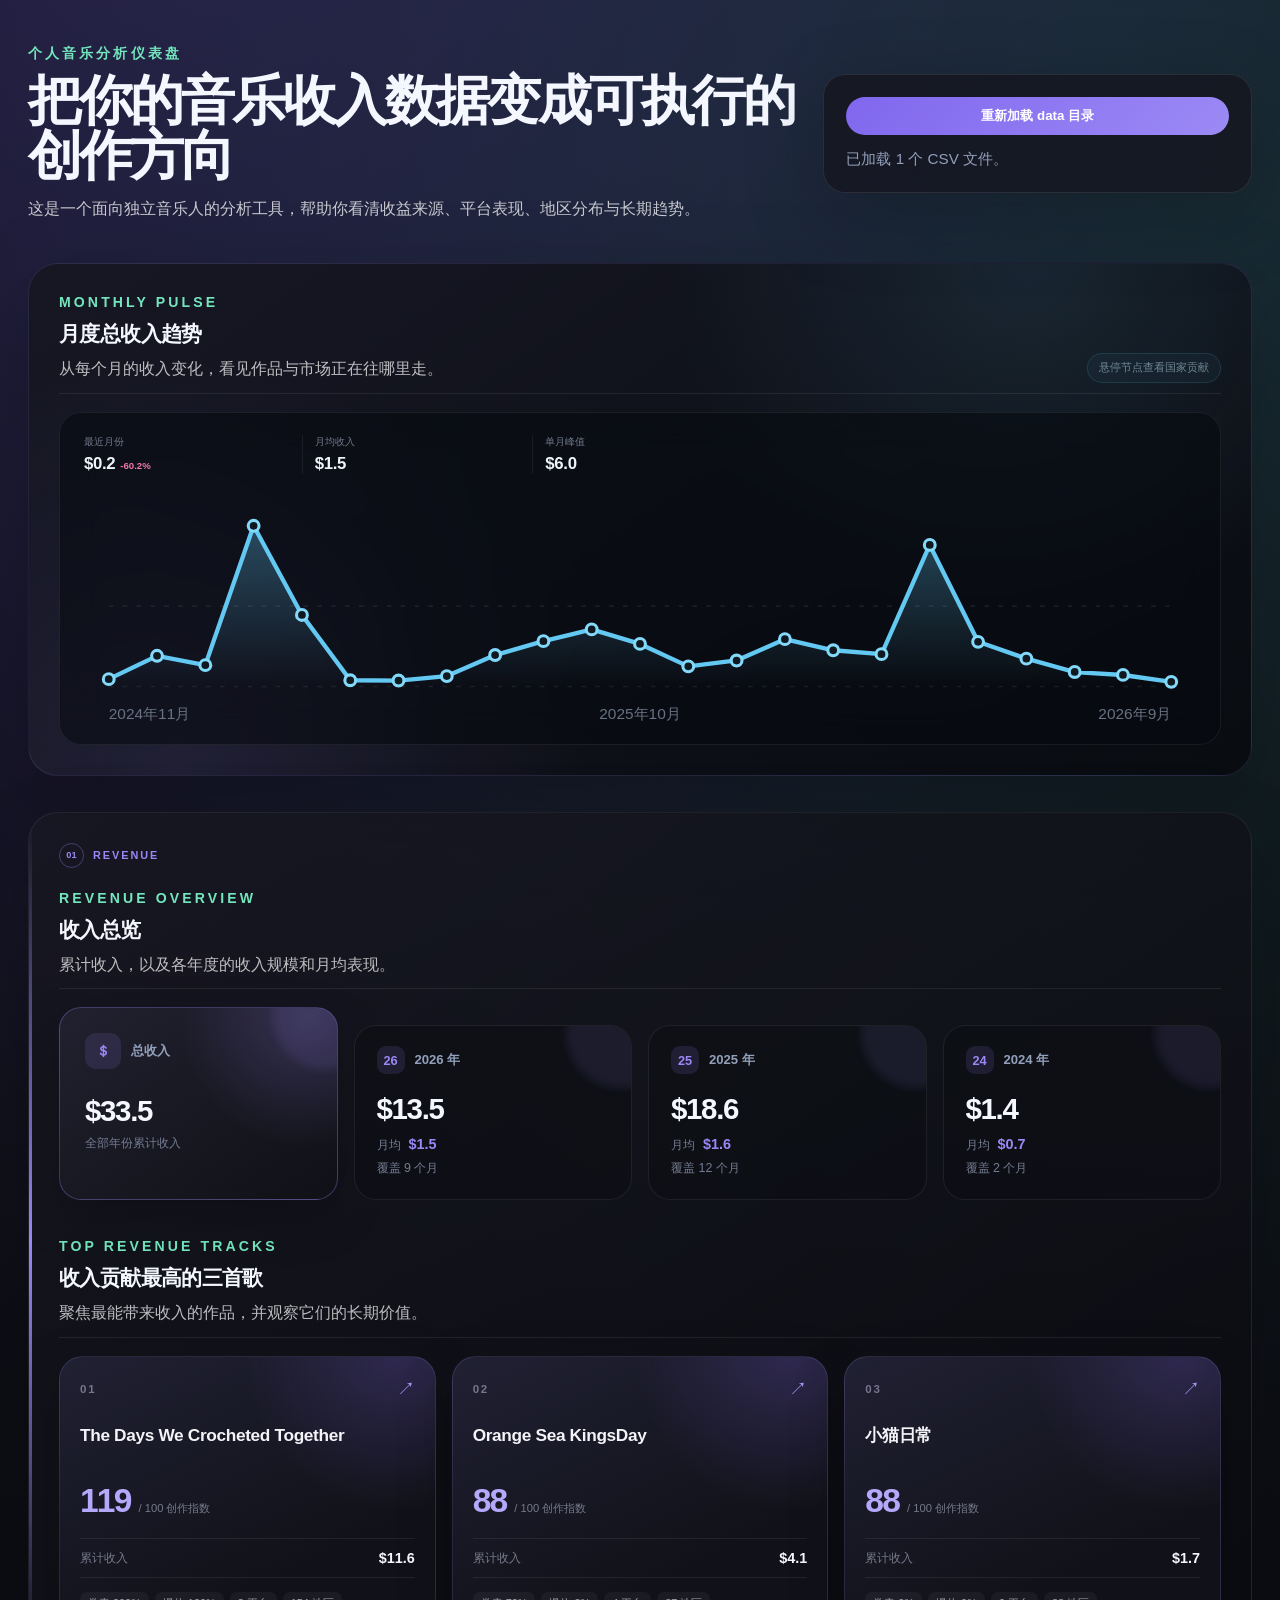
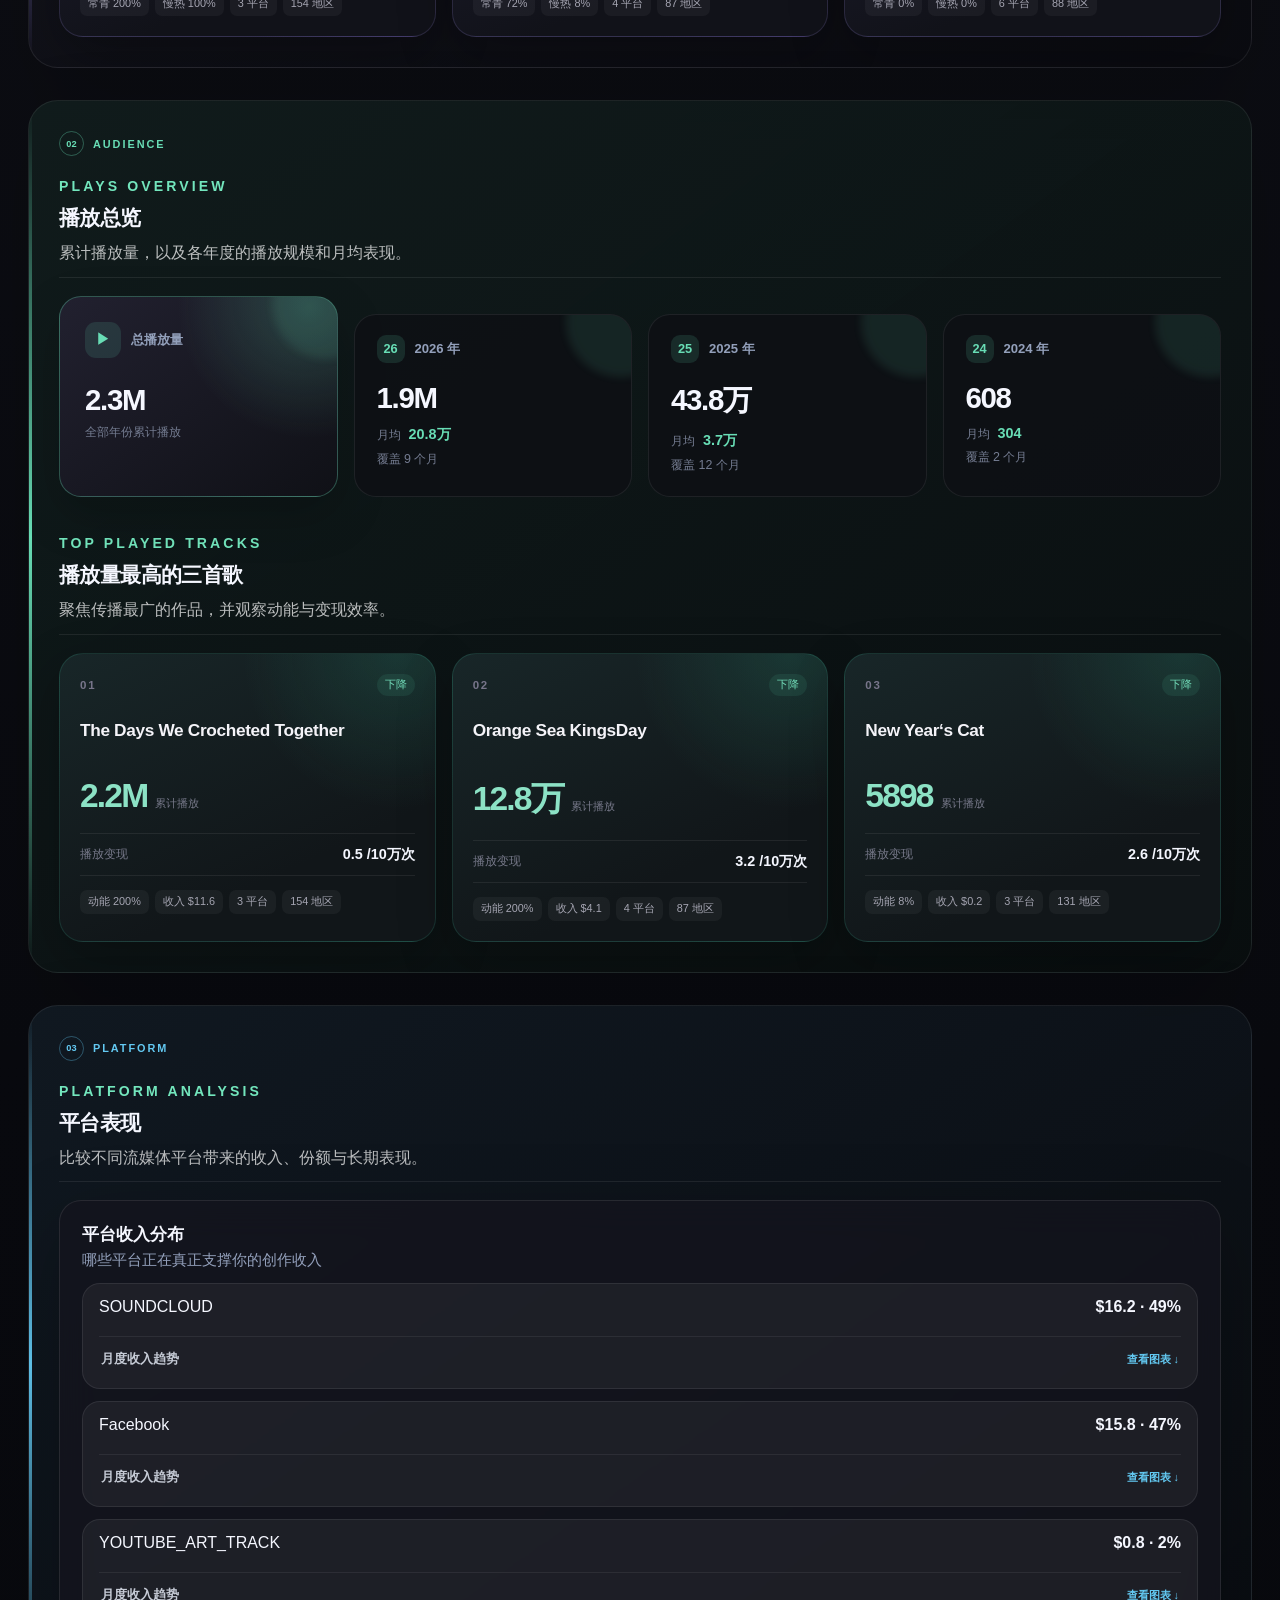
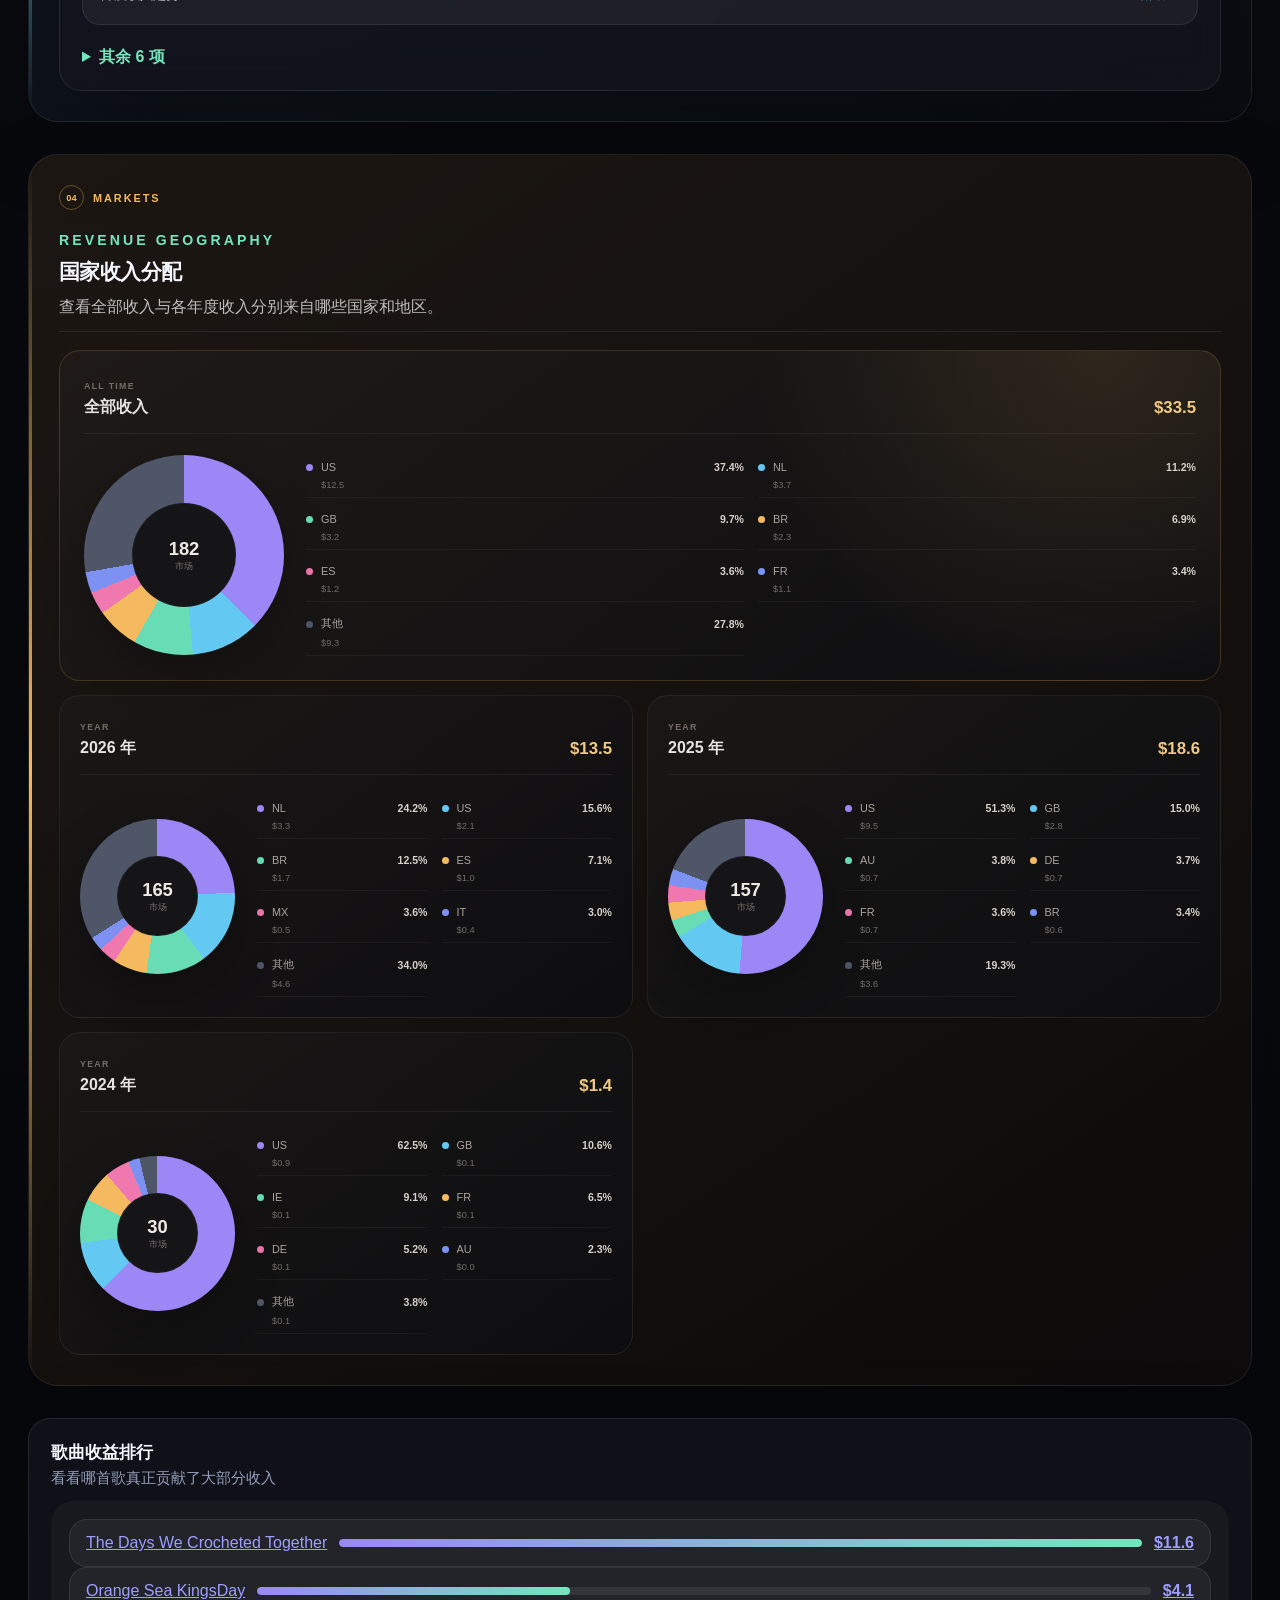
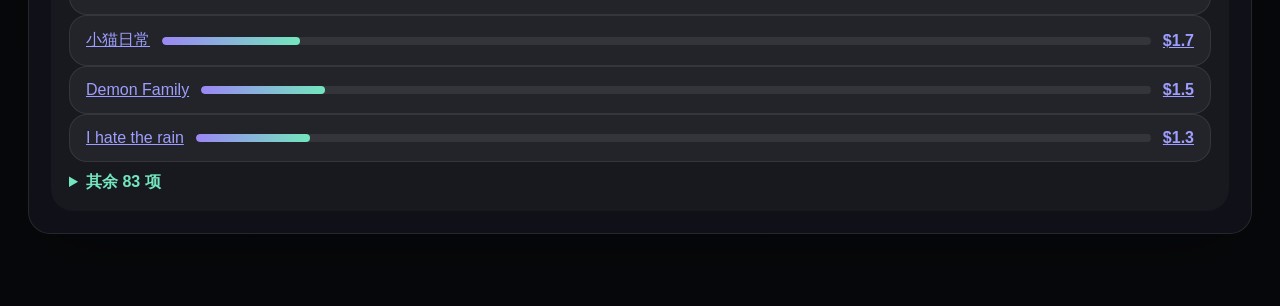
<file: index.html>
<!DOCTYPE html>
<html lang="zh-CN">
  <head>
    <meta charset="UTF-8" />
    <meta name="viewport" content="width=device-width, initial-scale=1.0" />
    <title>音乐收入分析仪表盘</title>
    <link rel="stylesheet" href="./styles.css" />
  </head>
  <body>
    <div class="app-shell">
      <header class="hero">
        <div>
          <p class="eyebrow">个人音乐分析仪表盘</p>
          <h1>把你的音乐收入数据变成可执行的创作方向</h1>
          <p class="subtitle">
            这是一个面向独立音乐人的分析工具，帮助你看清收益来源、平台表现、地区分布与长期趋势。
          </p>
        </div>
        <div class="controls-card">
          <button id="sampleBtn" type="button" class="secondary-btn">重新加载 data 目录</button>
          <p id="status" class="status">正在从 data 目录读取 CSV 数据…</p>
        </div>
      </header>

      <section class="hero-trend-section">
        <div class="section-head">
          <div>
            <p class="eyebrow">Monthly pulse</p>
            <h2>月度总收入趋势</h2>
            <p class="section-copy">从每个月的收入变化，看见作品与市场正在往哪里走。</p>
          </div>
          <span class="trend-hint">悬停节点查看国家贡献</span>
        </div>
        <article class="card hero-trend-card">
          <div id="trendChart" class="hero-trend"></div>
        </article>
      </section>

      <section class="analysis-section analysis-section--revenue">
        <div class="analysis-section__label"><span>01</span> Revenue</div>
        <section class="metric-group overview-section">
          <div class="section-head">
            <div>
              <p class="eyebrow">Revenue overview</p>
              <h2>收入总览</h2>
              <p class="section-copy">累计收入，以及各年度的收入规模和月均表现。</p>
            </div>
          </div>
          <div class="summary-grid" id="summaryGrid"></div>
        </section>

        <section class="metric-group">
          <div class="section-head">
            <div>
              <p class="eyebrow">Top revenue tracks</p>
              <h2>收入贡献最高的三首歌</h2>
              <p class="section-copy">聚焦最能带来收入的作品，并观察它们的长期价值。</p>
            </div>
          </div>
          <div class="metric-grid" id="metricGrid"></div>
        </section>
      </section>

      <section class="analysis-section analysis-section--plays">
        <div class="analysis-section__label"><span>02</span> Audience</div>
        <section class="metric-group overview-section">
          <div class="section-head">
            <div>
              <p class="eyebrow">Plays overview</p>
              <h2>播放总览</h2>
              <p class="section-copy">累计播放量，以及各年度的播放规模和月均表现。</p>
            </div>
          </div>
          <div class="summary-grid" id="playSummaryGrid"></div>
        </section>

        <section class="metric-group">
          <div class="section-head">
            <div>
              <p class="eyebrow">Top played tracks</p>
              <h2>播放量最高的三首歌</h2>
              <p class="section-copy">聚焦传播最广的作品，并观察动能与变现效率。</p>
            </div>
          </div>
          <div class="metric-grid" id="playMetricGrid"></div>
        </section>
      </section>

      <section class="analysis-section analysis-section--platform">
        <div class="analysis-section__label"><span>03</span> Platform</div>
        <div class="section-head">
          <div>
            <p class="eyebrow">Platform analysis</p>
            <h2>平台表现</h2>
            <p class="section-copy">比较不同流媒体平台带来的收入、份额与长期表现。</p>
          </div>
        </div>
        <article class="card chart-card full-width-card">
          <div class="card-header">
            <h2>平台收入分布</h2>
            <p>哪些平台正在真正支撑你的创作收入</p>
          </div>
          <div id="platformChart" class="platform-list"></div>
        </article>
      </section>

      <section class="analysis-section analysis-section--markets">
        <div class="analysis-section__label"><span>04</span> Markets</div>
        <div class="section-head">
          <div>
            <p class="eyebrow">Revenue geography</p>
            <h2>国家收入分配</h2>
            <p class="section-copy">查看全部收入与各年度收入分别来自哪些国家和地区。</p>
          </div>
        </div>
        <div class="country-pie-grid" id="countryPieGrid"></div>
      </section>

      <section class="dashboard-grid full-width-grid">
        <article class="card chart-card full-width-card">
          <div class="card-header">
            <h2>歌曲收益排行</h2>
            <p>看看哪首歌真正贡献了大部分收入</p>
          </div>
          <div id="songChart" class="chart-container"></div>
        </article>

      </section>

    </div>

    <script src="./app.js"></script>
  </body>
</html>
</file>
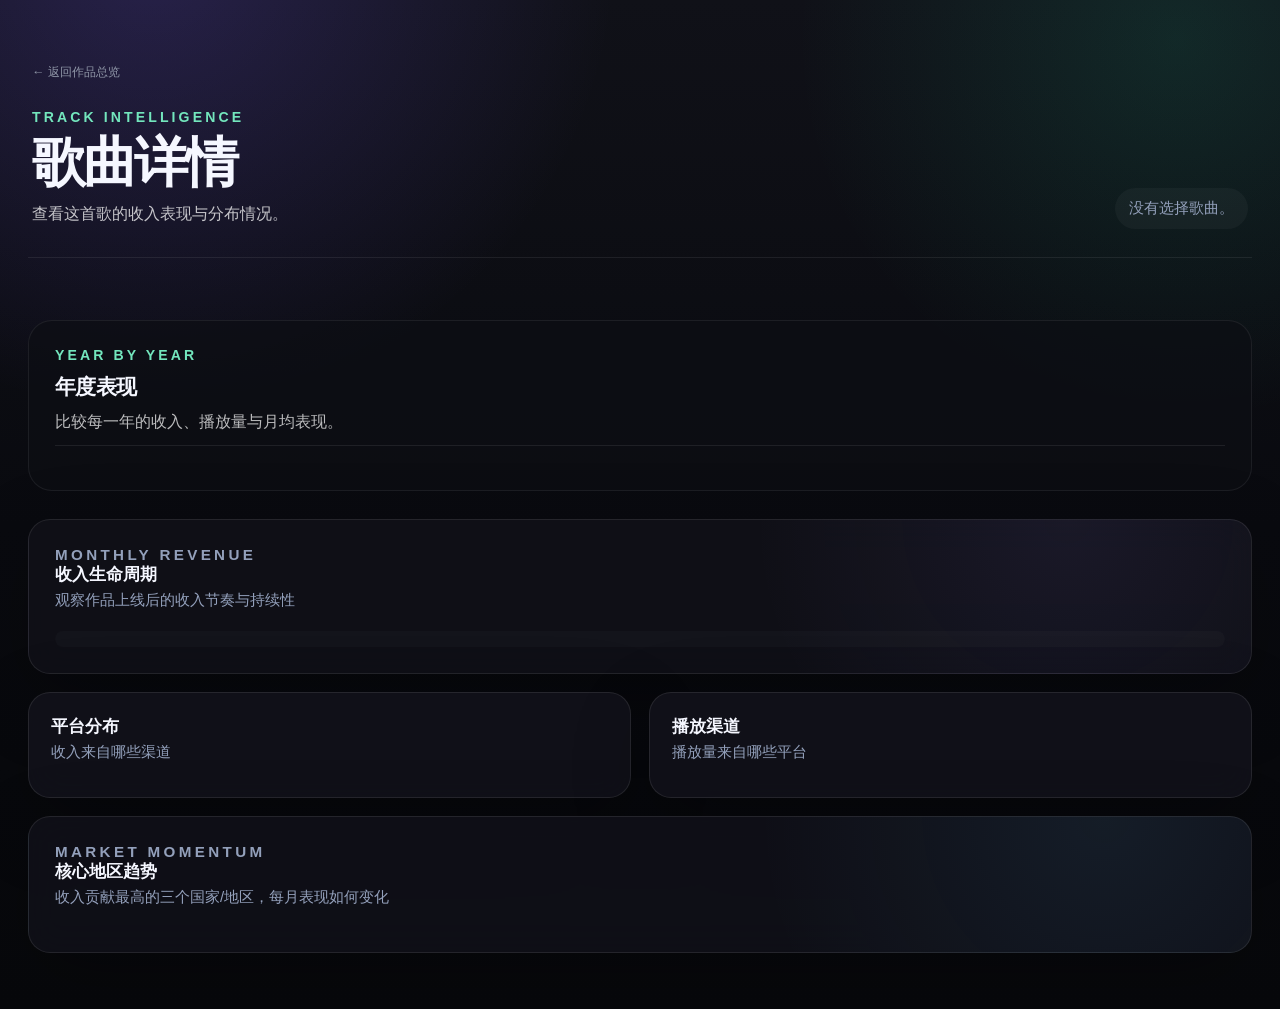
<file: song.html>
<!DOCTYPE html>
<html lang="zh-CN">
  <head>
    <meta charset="UTF-8" />
    <meta name="viewport" content="width=device-width, initial-scale=1.0" />
    <title>歌曲详情</title>
    <link rel="stylesheet" href="./styles.css" />
  </head>
  <body>
    <div class="app-shell">
      <header class="song-hero">
        <div>
          <a class="song-back" href="./index.html">← 返回作品总览</a>
          <p class="eyebrow">Track intelligence</p>
          <h1 id="songTitle">歌曲详情</h1>
          <p id="songSubtitle" class="subtitle">查看这首歌的收入表现与分布情况。</p>
        </div>
        <div class="song-load-state">
          <p id="songStatus" class="status">正在加载歌曲数据…</p>
        </div>
      </header>

      <section class="song-kpi-grid" id="songSummaryGrid"></section>

      <section class="song-year-section">
        <div class="section-head">
          <div>
            <p class="eyebrow">Year by year</p>
            <h2>年度表现</h2>
            <p class="section-copy">比较每一年的收入、播放量与月均表现。</p>
          </div>
        </div>
        <div class="song-year-grid" id="songYearGrid"></div>
      </section>

      <section class="song-detail-section">
        <article class="card chart-card song-trend-card">
          <div class="card-header">
            <p class="eyebrow">Monthly revenue</p>
            <h2>收入生命周期</h2>
            <p>观察作品上线后的收入节奏与持续性</p>
          </div>
          <div id="songTrendChart" class="song-trend-chart"></div>
        </article>

        <div class="song-distribution-grid">
          <article class="card chart-card song-list-card">
            <div class="card-header">
              <h2>平台分布</h2>
              <p>收入来自哪些渠道</p>
            </div>
            <div id="songPlatformChart" class="platform-list"></div>
          </article>

          <article class="card chart-card song-list-card song-list-card--plays">
            <div class="card-header">
              <h2>播放渠道</h2>
              <p>播放量来自哪些平台</p>
            </div>
            <div id="songPlayPlatformChart" class="platform-list"></div>
          </article>

        </div>

        <article class="card chart-card song-region-card">
          <div class="card-header">
            <p class="eyebrow">Market momentum</p>
            <h2>核心地区趋势</h2>
            <p>收入贡献最高的三个国家/地区，每月表现如何变化</p>
          </div>
          <div id="songRegionTrendChart" class="song-region-trend"></div>
        </article>
      </section>
    </div>

    <script src="./song.js"></script>
  </body>
</html>
</file>
<file: styles.css>
:root {
  color-scheme: dark;
  --bg: #090a0f;
  --panel: rgba(9, 18, 33, 0.95);
  --panel-2: rgba(17, 31, 54, 0.9);
  --text: #f5f7ff;
  --muted: #93a0bb;
  --accent: #9b87f5;
  --accent-2: #73e6bd;
  --warn: #ffb86b;
  --border: rgba(255, 255, 255, 0.08);
}

* { box-sizing: border-box; }
body {
  margin: 0;
  min-height: 100vh;
  font-family: Inter, -apple-system, BlinkMacSystemFont, "Segoe UI", sans-serif;
  background: radial-gradient(circle at 12% -5%, rgba(124, 92, 255, 0.22), transparent 30%),
    radial-gradient(circle at 92% 4%, rgba(38, 216, 161, 0.12), transparent 25%),
    linear-gradient(180deg, #101118 0%, #090a0f 52%, #07080b 100%);
  color: var(--text);
}

.app-shell {
  max-width: 1320px;
  margin: 0 auto;
  padding: 44px 28px 56px;
}

.hero {
  display: grid;
  grid-template-columns: minmax(0, 1.8fr) minmax(320px, 1fr);
  gap: 24px;
  align-items: center;
  margin-bottom: 40px;
}

.eyebrow {
  margin: 0 0 10px;
  text-transform: uppercase;
  letter-spacing: 0.22em;
  color: var(--accent-2);
  font-weight: 700;
  font-size: 0.88rem;
}

h1 {
  margin: 0 0 12px;
  font-size: clamp(2.35rem, 4.2vw, 4rem);
  line-height: 1.02;
  letter-spacing: -0.055em;
  max-width: 820px;
}

.subtitle {
  margin: 0;
  color: rgba(255, 255, 255, 0.75);
  line-height: 1.8;
  max-width: 680px;
  font-size: 1rem;
}

.controls-card,
.card {
  background: rgba(20, 21, 29, 0.76);
  border: 1px solid rgba(255, 255, 255, 0.09);
  box-shadow: 0 24px 80px rgba(0, 0, 0, 0.24);
  backdrop-filter: blur(18px);
  border-radius: 22px;
  padding: 22px;
}

.controls-card {
  display: flex;
  flex-direction: column;
  gap: 14px;
}

.file-upload {
  display: inline-flex;
  flex-direction: column;
  gap: 6px;
  padding: 12px 14px;
  border-radius: 14px;
  border: 1px dashed var(--accent);
  cursor: pointer;
  color: var(--text);
  background: rgba(124, 156, 255, 0.08);
}

.file-upload input {
  font-size: 0.95rem;
}

.secondary-btn {
  border: 0;
  border-radius: 999px;
  padding: 10px 14px;
  background: linear-gradient(135deg, #8067ee, #9c8af5);
  color: white;
  cursor: pointer;
  font-weight: 600;
}

.status {
  margin: 0;
  font-size: 0.95rem;
  color: var(--muted);
}

.summary-grid,
.dashboard-grid,
.insights-grid,
.metric-grid {
  display: grid;
  gap: 16px;
}

.section-head {
  display: flex;
  justify-content: space-between;
  align-items: flex-end;
  gap: 16px;
  margin-bottom: 18px;
  padding-bottom: 10px;
  border-bottom: 1px solid rgba(255, 255, 255, 0.08);
}

.section-head h2 {
  margin: 0;
  font-size: 1.3rem;
  letter-spacing: -0.03em;
}

.section-copy {
  margin: 8px 0 0;
  color: rgba(255, 255, 255, 0.72);
  font-size: 0.98rem;
  line-height: 1.7;
  max-width: 680px;
}

.summary-grid {
  grid-template-columns: repeat(auto-fit, minmax(230px, 1fr));
  margin-bottom: 38px;
}

.metric-grid {
  grid-template-columns: repeat(3, minmax(0, 1fr));
  margin-bottom: 26px;
}

.overview-section { margin-top: 12px; }

.hero-trend-section {
  margin: 0 0 36px;
  padding: 30px;
  border: 1px solid rgba(155, 135, 245, 0.14);
  border-radius: 30px;
  background: radial-gradient(circle at 82% 0, rgba(99, 201, 242, 0.11), transparent 32%),
    radial-gradient(circle at 12% 100%, rgba(155, 135, 245, 0.12), transparent 35%),
    linear-gradient(145deg, rgba(22, 23, 34, 0.92), rgba(9, 11, 16, 0.96));
  box-shadow: 0 30px 90px rgba(0, 0, 0, 0.22);
}

.trend-hint {
  padding: 7px 11px;
  border: 1px solid rgba(99, 201, 242, 0.14);
  border-radius: 999px;
  color: #718795;
  background: rgba(99, 201, 242, 0.045);
  font-size: 0.68rem;
  white-space: nowrap;
}

.hero-trend-card {
  padding: 22px 24px 14px;
  border-color: rgba(255, 255, 255, 0.07);
  background: rgba(7, 10, 15, 0.55);
  box-shadow: none;
}

.hero-trend .trend-stats {
  max-width: 680px;
  margin-bottom: 24px;
}

.hero-trend .trend-stats strong { font-size: 1.05rem; }
.hero-trend .mini-trend-svg { min-width: 760px; }
.hero-trend .trend-line { stroke-width: 2.8; }
.hero-trend .trend-dot { r: 3.5; }

.analysis-section {
  --section-accent: #9b87f5;
  position: relative;
  margin: 0 0 32px;
  padding: 30px;
  overflow: hidden;
  border: 1px solid rgba(255, 255, 255, 0.075);
  border-radius: 30px;
  background: linear-gradient(145deg, rgba(24, 24, 34, 0.78), rgba(11, 12, 17, 0.86));
  box-shadow: 0 28px 80px rgba(0, 0, 0, 0.17);
}

.analysis-section::before {
  content: "";
  position: absolute;
  inset: 0 auto 0 0;
  width: 3px;
  background: linear-gradient(180deg, transparent, var(--section-accent), transparent);
}

.analysis-section--plays {
  --section-accent: #68ddb5;
  background: linear-gradient(145deg, rgba(18, 32, 31, 0.78), rgba(10, 15, 16, 0.9));
}

.analysis-section--platform {
  --section-accent: #63c9f2;
  background: linear-gradient(145deg, rgba(18, 28, 37, 0.82), rgba(10, 13, 18, 0.9));
}

.analysis-section--markets {
  --section-accent: #f5b95f;
  background: linear-gradient(145deg, rgba(34, 27, 20, 0.78), rgba(14, 12, 11, 0.9));
}

.analysis-section__label {
  display: flex;
  align-items: center;
  gap: 9px;
  margin-bottom: 22px;
  color: var(--section-accent);
  font-size: 0.68rem;
  font-weight: 750;
  letter-spacing: 0.18em;
  text-transform: uppercase;
}

.analysis-section__label span {
  display: grid;
  place-items: center;
  width: 25px;
  height: 25px;
  border: 1px solid color-mix(in srgb, var(--section-accent) 35%, transparent);
  border-radius: 50%;
  font-size: 0.58rem;
  letter-spacing: 0;
}

.analysis-section > .metric-group:last-child .metric-grid,
.analysis-section > .card:last-child {
  margin-bottom: 0;
}

.country-pie-grid {
  display: grid;
  grid-template-columns: repeat(2, minmax(0, 1fr));
  gap: 14px;
}

.country-pie-card {
  min-width: 0;
  padding: 20px;
  border: 1px solid rgba(255, 255, 255, 0.07);
  border-radius: 21px;
  background: linear-gradient(145deg, rgba(26, 24, 23, 0.94), rgba(14, 14, 17, 0.96));
}

.country-pie-card--total {
  grid-column: 1 / -1;
  padding: 24px;
  border-color: rgba(245, 185, 95, 0.18);
  background: radial-gradient(circle at 90% 0, rgba(245,185,95,.12), transparent 32%), linear-gradient(145deg, rgba(31,27,24,.96), rgba(14,14,17,.98));
}

.country-pie-card__head { display: flex; justify-content: space-between; gap: 14px; align-items: flex-end; padding-bottom: 15px; border-bottom: 1px solid rgba(255,255,255,.06); }
.country-pie-card__head span { color: #756d64; font-size: .55rem; font-weight: 750; letter-spacing: .15em; }
.country-pie-card__head h3 { margin: 4px 0 0; color: #e6e2dd; font-size: 1rem; }
.country-pie-card__head > strong { color: #f0c985; font-size: 1.05rem; }
.country-pie-content { display: grid; grid-template-columns: 155px minmax(0, 1fr); gap: 22px; align-items: center; padding-top: 20px; }
.country-pie-card--total .country-pie-content { grid-template-columns: 200px minmax(0, 1fr); }
.country-pie { position: relative; width: 155px; aspect-ratio: 1; border-radius: 50%; box-shadow: 0 16px 45px rgba(0,0,0,.25); }
.country-pie-card--total .country-pie { width: 200px; }
.country-pie::after { content: ""; position: absolute; inset: 24%; border-radius: 50%; background: #151417; box-shadow: inset 0 0 0 1px rgba(255,255,255,.045); }
.country-pie > div { position: absolute; z-index: 1; inset: 0; display: grid; place-content: center; text-align: center; }
.country-pie > div strong { color: #eee9e2; font-size: 1.15rem; }
.country-pie > div span { color: #756f69; font-size: .58rem; }
.country-pie-legend { display: grid; grid-template-columns: repeat(2, minmax(0, 1fr)); gap: 8px 14px; }
.country-pie-legend > div { display: grid; grid-template-columns: 8px minmax(0, 1fr) auto; align-items: center; gap: 7px; min-width: 0; padding: 7px 0; border-bottom: 1px solid rgba(255,255,255,.045); }
.country-pie-legend i { width: 7px; height: 7px; border-radius: 50%; }
.country-pie-legend span { overflow: hidden; color: #aaa49d; font-size: .68rem; text-overflow: ellipsis; white-space: nowrap; }
.country-pie-legend strong { color: #d7d1c9; font-size: .66rem; }
.country-pie-legend small { grid-column: 2 / 4; color: #706c68; font-size: .58rem; }

.full-width-grid {
  grid-template-columns: 1fr;
}

.summary-card {
  --card-accent: #9b87f5;
  position: relative;
  overflow: hidden;
  background: linear-gradient(145deg, rgba(27, 28, 38, 0.96), rgba(15, 16, 22, 0.96));
  border: 1px solid rgba(255, 255, 255, 0.075);
  border-radius: 22px;
  padding: 20px 22px 22px;
  min-height: 156px;
  box-shadow: 0 18px 50px rgba(0, 0, 0, 0.18);
  transition: transform 180ms ease, border-color 180ms ease;
}

.summary-card::after {
  content: "";
  position: absolute;
  width: 110px;
  height: 110px;
  right: -45px;
  top: -48px;
  border-radius: 50%;
  background: var(--card-accent);
  opacity: 0.1;
  filter: blur(4px);
}

.summary-card:hover { transform: translateY(-3px); border-color: color-mix(in srgb, var(--card-accent) 38%, transparent); }
.summary-card--cyan { --card-accent: #63c9f2; }
.summary-card--mint { --card-accent: #68ddb5; }
.summary-card--amber { --card-accent: #f5b95f; }
.summary-card--pink { --card-accent: #ef78ae; }
.summary-card--violet { --card-accent: #9b87f5; }

.summary-card--total {
  min-height: 190px;
  padding: 25px;
  border-color: color-mix(in srgb, var(--card-accent) 32%, transparent);
  background: radial-gradient(circle at 90% 5%, color-mix(in srgb, var(--card-accent) 22%, transparent), transparent 42%),
    linear-gradient(145deg, rgba(34, 33, 48, 0.98), rgba(16, 17, 23, 0.98));
}

.summary-card--total .summary-icon {
  width: 36px;
  height: 36px;
  border-radius: 11px;
  font-size: 0.9rem;
}

.summary-card--total .value {
  margin-top: 25px;
  font-size: clamp(2rem, 3vw, 2.65rem);
}

.summary-card--year {
  margin-top: 18px;
  background: rgba(15, 16, 22, 0.72);
  box-shadow: none;
}

.summary-card__top {
  display: flex;
  align-items: center;
  gap: 10px;
  margin-bottom: 18px;
}

.summary-icon {
  display: grid;
  place-items: center;
  width: 28px;
  height: 28px;
  border-radius: 9px;
  color: var(--card-accent);
  background: color-mix(in srgb, var(--card-accent) 13%, transparent);
  font-size: 0.8rem;
  font-weight: 800;
}

.summary-card h3 {
  margin: 0;
  font-size: 0.82rem;
  color: var(--muted);
  font-weight: 600;
}

.summary-card .value {
  font-size: clamp(1.55rem, 2.3vw, 2.05rem);
  font-weight: 750;
  letter-spacing: -0.045em;
}

.summary-card p {
  margin: 7px 0 0;
  color: #747c91;
  font-size: 0.78rem;
}

.year-average {
  display: flex;
  align-items: baseline;
  gap: 8px;
  margin-top: 10px;
}

.year-average span {
  color: #747c91;
  font-size: 0.72rem;
}

.year-average strong {
  color: var(--card-accent);
  font-size: 0.9rem;
}

.dashboard-grid {
  grid-template-columns: repeat(2, minmax(0, 1fr));
  margin-bottom: 16px;
}

.insights-grid {
  grid-template-columns: 1fr 1fr;
}

.card-header {
  margin-bottom: 12px;
}

.card-header h2 {
  margin: 0 0 4px;
  font-size: 1.05rem;
}

.card-header p {
  margin: 0;
  color: var(--muted);
  font-size: 0.95rem;
}

.chart-container {
  width: 100%;
  min-height: 240px;
  overflow-x: auto;
  border-radius: 22px;
  padding: 18px;
  background: rgba(255, 255, 255, 0.03);
}

.platform-list,
.country-list,
.insight-list {
  display: flex;
  flex-direction: column;
  gap: 12px;
}

.full-width-card {
  grid-column: 1 / -1;
}

.metric-card {
  height: 100%;
  background: linear-gradient(155deg, rgba(31, 29, 48, 0.98), rgba(15, 16, 23, 0.98) 72%);
  border: 1px solid rgba(176, 153, 255, 0.16);
  box-shadow: 0 20px 55px rgba(0, 0, 0, 0.24);
  border-radius: 24px;
  padding: 20px;
  min-height: 280px;
  transition: transform 0.25s ease, border-color 0.25s ease;
}

.metric-card:hover {
  transform: translateY(-4px);
  border-color: rgba(124, 156, 255, 0.32);
}

.metric-card--highlight {
  background: radial-gradient(circle at 90% 0, rgba(133, 102, 238, 0.2), transparent 35%), linear-gradient(155deg, #202033, #111219 70%);
}

.metric-card--plays {
  background: radial-gradient(circle at 90% 0, rgba(58, 208, 166, 0.14), transparent 35%), linear-gradient(155deg, #182628, #111619 70%);
  border-color: rgba(75, 220, 180, 0.14);
}

.metric-card h3 {
  margin: 24px 0 14px;
  min-height: 2.5em;
  font-size: 1.08rem;
  line-height: 1.25;
  color: #f4f3f8;
  letter-spacing: -0.02em;
}

.metric-link { color: inherit; text-decoration: none; display: block; }
.metric-card__head { display: flex; justify-content: space-between; align-items: center; }
.metric-rank { color: #77758a; font-size: 0.72rem; letter-spacing: 0.15em; font-weight: 700; }
.metric-arrow { color: #aa98f5; font-size: 1.1rem; }
.trend-pill { padding: 4px 8px; border-radius: 999px; background: rgba(91, 218, 180, 0.09); color: #72dcb9; font-size: 0.68rem; }

.metric-score { display: flex; align-items: baseline; gap: 8px; margin-bottom: 18px; }
.metric-score strong { font-size: 2.1rem; letter-spacing: -0.055em; }
.metric-score span { color: #77798a; font-size: 0.7rem; }
.metric-primary { display: flex; justify-content: space-between; align-items: center; padding: 11px 0; border-top: 1px solid rgba(255,255,255,.07); border-bottom: 1px solid rgba(255,255,255,.07); }
.metric-primary span { color: #77798a; font-size: .72rem; }
.metric-primary strong { font-size: .9rem; }
.metric-tags { display: flex; flex-wrap: wrap; gap: 6px; margin-top: 14px; }
.metric-tags span { padding: 5px 8px; border-radius: 7px; color: #a5a5b2; background: rgba(255,255,255,.045); font-size: .68rem; }

.metric-card--plays .metric-score strong { color: #8ce2c5; }
.metric-card--highlight .metric-score strong { color: #b5a7fa; }

.metric-card .detail {
  color: rgba(255, 255, 255, 0.72);
  line-height: 1.65;
  font-size: 0.95rem;
}

.platform-item,
.country-item,
.insight-item {
  display: flex;
  align-items: center;
  justify-content: space-between;
  gap: 12px;
  padding: 14px 16px;
  border-radius: 18px;
  background: rgba(255, 255, 255, 0.05);
  border: 1px solid rgba(255,255,255,0.08);
  transition: background 0.2s ease, transform 0.2s ease;
}

.platform-item:hover,
.country-item:hover,
.insight-item:hover {
  background: rgba(255, 255, 255, 0.08);
  transform: translateY(-2px);
}

.platform-item--detailed,
.country-item--detailed {
  flex-direction: column;
  align-items: stretch;
  gap: 8px;
}

.collapsible-block {
  margin-top: 10px;
}

.collapsible-block summary {
  cursor: pointer;
  color: var(--accent-2);
  font-weight: 600;
}

.collapsible-list {
  margin-top: 8px;
  display: flex;
  flex-direction: column;
  gap: 8px;
}

.platform-header {
  display: flex;
  justify-content: space-between;
  align-items: center;
  gap: 8px;
}

.platform-item--detailed summary,
.country-item--detailed summary {
  cursor: pointer;
  color: var(--accent-2);
  font-weight: 600;
}

.platform-item--detailed details {
  margin-top: 4px;
  border-top: 1px solid rgba(255, 255, 255, 0.065);
}

.platform-item--detailed summary {
  display: flex;
  justify-content: space-between;
  align-items: center;
  padding: 14px 2px 6px;
  color: #c5cad5;
  font-size: 0.8rem;
  list-style: none;
}

.platform-item--detailed summary::-webkit-details-marker { display: none; }

.details-action {
  color: #63c9f2;
  font-size: 0.68rem;
  font-weight: 650;
}

.details-action::after {
  content: " ↓";
  display: inline-block;
  margin-left: 3px;
  transition: transform 180ms ease;
}

.platform-item--detailed details[open] .details-action::after { transform: rotate(180deg); }

.trend-panel {
  margin-top: 8px;
  padding: 18px;
  overflow: hidden;
  border: 1px solid rgba(99, 201, 242, 0.1);
  border-radius: 16px;
  background: linear-gradient(145deg, rgba(8, 18, 25, 0.72), rgba(10, 13, 18, 0.8));
}

.trend-stats {
  display: grid;
  grid-template-columns: repeat(3, minmax(0, 1fr));
  gap: 12px;
  margin-bottom: 14px;
}

.trend-stats > div {
  display: flex;
  flex-wrap: wrap;
  align-items: baseline;
  gap: 5px;
  padding-right: 10px;
  border-right: 1px solid rgba(255, 255, 255, 0.065);
}

.trend-stats > div:last-child { border-right: 0; }
.trend-stats span { width: 100%; color: #6f7889; font-size: 0.65rem; }
.trend-stats strong { color: #eef5f8; font-size: 0.9rem; letter-spacing: -0.02em; }
.trend-stats small { font-size: 0.6rem; font-weight: 700; }
.is-positive { color: #68ddb5; }
.is-negative { color: #ef78ae; }

.trend-chart-wrap {
  width: 100%;
  overflow-x: auto;
}

.mini-trend-svg {
  display: block;
  width: 100%;
  min-width: 480px;
  height: auto;
}

.mini-grid {
  stroke: rgba(255, 255, 255, 0.07);
  stroke-dasharray: 3 6;
}

.trend-line {
  fill: none;
  stroke: #63c9f2;
  stroke-width: 2.5;
  stroke-linecap: round;
  stroke-linejoin: round;
}

.trend-dot {
  fill: #101820;
  stroke: #82d9fa;
  stroke-width: 2;
  transition: r 150ms ease;
}

.trend-dot:hover { r: 5; }
.mini-label { fill: #687283; font-size: 10px; }
.trend-area { pointer-events: none; }

.trend-point { outline: none; }
.trend-tooltip { opacity: 0; pointer-events: none; transition: opacity 120ms ease; }
.trend-point:hover .trend-tooltip,
.trend-point:focus .trend-tooltip,
.song-trend-point:hover .trend-tooltip,
.song-trend-point:focus .trend-tooltip { opacity: 1; }
.trend-point:hover .trend-dot,
.trend-point:focus .trend-dot { r: 5; }

.trend-tooltip-card {
  height: 100%;
  padding: 9px 11px;
  overflow: hidden;
  border: 1px solid rgba(99, 201, 242, 0.24);
  border-radius: 10px;
  background: rgba(9, 14, 20, 0.96);
  box-shadow: 0 10px 28px rgba(0, 0, 0, 0.38);
  color: #dce5eb;
  font: 10px/1.25 Inter, -apple-system, BlinkMacSystemFont, "Segoe UI", sans-serif;
}

.tooltip-head,
.tooltip-song {
  display: flex;
  justify-content: space-between;
  gap: 8px;
}

.tooltip-head { margin-bottom: 5px; color: #82909c; }
.tooltip-head strong { color: #80d5f4; }
.tooltip-song { margin-top: 3px; }
.tooltip-song span { overflow: hidden; text-overflow: ellipsis; white-space: nowrap; }
.tooltip-song strong { flex: 0 0 auto; color: #aab5bd; font-weight: 550; }
.tooltip-empty { color: #6f7883; }

.bar-track {
  flex: 1;
  height: 8px;
  background: rgba(255,255,255,0.08);
  border-radius: 999px;
  overflow: hidden;
}

.bar-fill {
  height: 100%;
  border-radius: 999px;
  background: linear-gradient(90deg, var(--accent), var(--accent-2));
}

.table-wrap {
  overflow-x: auto;
}

table {
  width: 100%;
  border-collapse: collapse;
  font-size: 0.95rem;
}

th, td {
  padding: 10px 8px;
  text-align: left;
  border-bottom: 1px solid rgba(255,255,255,0.08);
}

th {
  color: var(--muted);
  font-weight: 600;
}

svg text { fill: var(--muted); font-size: 12px; }

.chart-svg {
  width: 100%;
  height: 240px;
  display: block;
}

.chart-axis {
  stroke: rgba(255,255,255,0.22);
  stroke-width: 1;
}

.chart-grid {
  stroke: rgba(255,255,255,0.12);
  stroke-width: 1;
  stroke-dasharray: 4 4;
}

.chart-point {
  cursor: pointer;
}

.chart-point circle {
  transition: transform 0.15s ease, fill 0.15s ease;
}

.chart-point:hover circle {
  transform: scale(1.2);
  fill: var(--accent);
}

.chart-label {
  fill: var(--muted);
  font-size: 12px;
}

.chart-value-label {
  fill: #ffffff;
  font-size: 11px;
}

/* Song detail */
.song-hero {
  display: flex;
  align-items: flex-end;
  justify-content: space-between;
  gap: 24px;
  margin-bottom: 34px;
  padding: 18px 4px 28px;
  border-bottom: 1px solid rgba(255, 255, 255, 0.075);
}

.song-hero h1 { margin-bottom: 10px; max-width: 900px; }
.song-back { display: inline-block; margin-bottom: 28px; color: #8f96a7; text-decoration: none; font-size: 0.78rem; }
.song-back:hover { color: #b5a7fa; }
.song-load-state { padding: 10px 14px; border-radius: 999px; background: rgba(255,255,255,.035); white-space: nowrap; }

.song-kpi-grid {
  display: grid;
  grid-template-columns: 1.25fr repeat(2, 1fr);
  gap: 14px;
  margin-bottom: 28px;
}

.song-kpi {
  position: relative;
  min-height: 145px;
  padding: 20px;
  overflow: hidden;
  border: 1px solid rgba(255,255,255,.07);
  border-radius: 20px;
  background: linear-gradient(145deg, rgba(26,27,36,.94), rgba(13,14,19,.96));
}

.song-kpi--score {
  grid-row: span 2;
  padding: 26px;
  background: radial-gradient(circle at 80% 10%, rgba(155,135,245,.24), transparent 38%), linear-gradient(145deg, #252239, #111219 72%);
  border-color: rgba(155,135,245,.23);
}

.song-kpi__label { display: flex; align-items: center; gap: 8px; color: #8b91a1; font-size: .74rem; }
.song-kpi__label > span { display: grid; place-items: center; width: 25px; height: 25px; border-radius: 8px; color: #a997f5; background: rgba(155,135,245,.1); }
.song-kpi__value { margin-top: 20px; color: #f4f2fa; font-size: clamp(1.55rem, 2.5vw, 2.15rem); font-weight: 750; letter-spacing: -.045em; }
.song-kpi__value small { margin-left: 6px; color: #78778a; font-size: .7rem; letter-spacing: 0; }
.song-kpi--score .song-kpi__value { margin-top: 55px; font-size: clamp(3.4rem, 6vw, 5.5rem); color: #b5a7fa; }
.song-kpi p { position: absolute; left: 20px; bottom: 18px; margin: 0; color: #6f7584; font-size: .7rem; }
.song-kpi--score p { left: 26px; bottom: 25px; }

.song-detail-section { display: flex; flex-direction: column; gap: 18px; }
.song-year-section { margin: 0 0 28px; padding: 26px; border: 1px solid rgba(255,255,255,.07); border-radius: 24px; background: rgba(14,15,21,.7); }
.song-year-grid { display: grid; grid-template-columns: repeat(auto-fit, minmax(260px, 1fr)); gap: 12px; }
.song-year-card { padding: 18px; border: 1px solid rgba(255,255,255,.065); border-radius: 18px; background: linear-gradient(145deg, rgba(26,27,36,.88), rgba(14,15,20,.92)); }
.song-year-card__head { display: flex; justify-content: space-between; align-items: center; padding-bottom: 13px; border-bottom: 1px solid rgba(255,255,255,.06); }
.song-year-card__head strong { color: #b5a7fa; font-size: 1.15rem; }
.song-year-card__head span { color: #68707f; font-size: .65rem; }
.song-year-metrics { display: grid; grid-template-columns: repeat(2, minmax(0, 1fr)); gap: 15px 12px; padding-top: 15px; }
.song-year-metrics div { min-width: 0; }
.song-year-metrics span { display: block; margin-bottom: 5px; color: #6f7685; font-size: .64rem; }
.song-year-metrics strong { display: block; overflow: hidden; color: #d7d9df; font-size: .9rem; text-overflow: ellipsis; white-space: nowrap; }
.song-trend-card { padding: 26px; background: radial-gradient(circle at 85% 0, rgba(155,135,245,.08), transparent 30%), rgba(16,17,24,.88); }
.song-trend-chart { width: 100%; overflow-x: auto; margin-top: 20px; padding: 8px; border-radius: 16px; background: rgba(255,255,255,.018); }
.song-trend-svg { display: block; width: 100%; min-width: 700px; height: auto; }
.song-trend-grid { stroke: rgba(255,255,255,.07); stroke-dasharray: 4 7; }
.song-trend-area { fill: url(#songTrendArea); }
.song-trend-line { fill: none; stroke: #a997f5; stroke-width: 3; stroke-linecap: round; stroke-linejoin: round; }
.song-trend-point circle { fill: #15141e; stroke: #b8aafa; stroke-width: 2.5; transition: r .15s ease; }
.song-trend-point:hover circle, .song-trend-point:focus circle { r: 6; }
.song-trend-point text { fill: #707687; font-size: 10px; }

.song-distribution-grid { display: grid; grid-template-columns: repeat(2, minmax(0, 1fr)); gap: 18px; }
.song-list-card { min-width: 0; }
.song-list-card .platform-list, .song-list-card .country-list { max-height: 520px; overflow-y: auto; padding-right: 4px; scrollbar-width: thin; scrollbar-color: rgba(155,135,245,.2) transparent; }
.song-distribution-item { display: grid; grid-template-columns: 26px minmax(0, 1fr) 38px; align-items: center; gap: 10px; padding: 11px 4px; border-bottom: 1px solid rgba(255,255,255,.055); }
.distribution-rank { color: #626878; font-size: .64rem; }
.distribution-main { min-width: 0; }
.distribution-main > div:first-child { display: flex; justify-content: space-between; gap: 10px; margin-bottom: 7px; }
.distribution-main span { overflow: hidden; color: #cbd0d9; font-size: .76rem; text-overflow: ellipsis; white-space: nowrap; }
.distribution-main strong { flex: 0 0 auto; color: #969dac; font-size: .7rem; }
.distribution-main .bar-track { height: 4px; }
.distribution-share { color: #8e7ee0; font-size: .7rem; text-align: right; }
.song-list-card--plays .distribution-share { color: #68ddb5; }
.song-list-card--plays .bar-fill { background: linear-gradient(90deg, #44b894, #73e6bd); }
.empty-channel-state { margin: 24px 0; color: #6f7685; font-size: .78rem; text-align: center; }

.song-region-card {
  padding: 26px;
  background: radial-gradient(circle at 88% 0, rgba(99,201,242,.08), transparent 32%), rgba(16,17,24,.88);
}

.song-region-trend { margin-top: 18px; }
.region-legend { display: flex; flex-wrap: wrap; gap: 10px; margin-bottom: 12px; }
.region-legend span { display: inline-flex; align-items: center; gap: 6px; padding: 5px 9px; border-radius: 999px; color: #959cab; background: rgba(255,255,255,.035); font-size: .68rem; }
.region-legend i { width: 7px; height: 7px; border-radius: 50%; box-shadow: 0 0 10px currentColor; }
.region-chart-scroll { width: 100%; overflow-x: auto; padding: 8px; border-radius: 16px; background: rgba(255,255,255,.016); }
.region-trend-svg { display: block; width: 100%; min-width: 700px; height: auto; }
.region-line { fill: none; stroke: var(--series-color); stroke-width: 2.5; stroke-linecap: round; stroke-linejoin: round; opacity: .92; }
.region-point { fill: #12151c; stroke: var(--series-color); stroke-width: 2; transition: r .15s ease; }
.region-point:hover { r: 5.5; }
.region-month-label { fill: #6f7685; font-size: 10px; }

@media (max-width: 920px) {
  .hero,
  .dashboard-grid,
  .insights-grid,
  .summary-grid {
    grid-template-columns: 1fr;
  }

  .metric-grid { grid-template-columns: repeat(2, minmax(0, 1fr)); }
  .hero { align-items: stretch; }
  .song-kpi-grid { grid-template-columns: repeat(2, minmax(0, 1fr)); }
  .song-kpi--score { grid-row: auto; grid-column: 1 / -1; min-height: 230px; }
  .country-pie-grid { grid-template-columns: 1fr; }
  .country-pie-card--total { grid-column: auto; }
}

@media (max-width: 600px) {
  .app-shell { padding: 28px 16px 40px; }
  .hero-trend-section { padding: 22px 16px; border-radius: 24px; }
  .hero-trend-card { padding: 16px 12px 8px; }
  .trend-hint { display: none; }
  .country-pie-content, .country-pie-card--total .country-pie-content { grid-template-columns: 1fr; justify-items: center; }
  .country-pie-legend { width: 100%; grid-template-columns: 1fr; }
  .analysis-section { padding: 22px 16px; border-radius: 24px; }
  .summary-card--year { margin-top: 0; }
  .metric-grid { grid-template-columns: 1fr; }
  .metric-card { min-height: 0; }
  .section-head { align-items: flex-start; }
  .trend-panel { padding: 14px 12px; }
  .trend-stats { gap: 8px; }
  .trend-stats strong { font-size: 0.78rem; }
  .song-hero { display: block; }
  .song-load-state { display: inline-block; margin-top: 18px; }
  .song-kpi-grid, .song-distribution-grid { grid-template-columns: 1fr; }
  .song-kpi--score { grid-column: auto; }
  .song-trend-card { padding: 20px 14px; }
  .song-year-section { padding: 20px 14px; }
  .song-region-card { padding: 20px 14px; }
}
</file>
